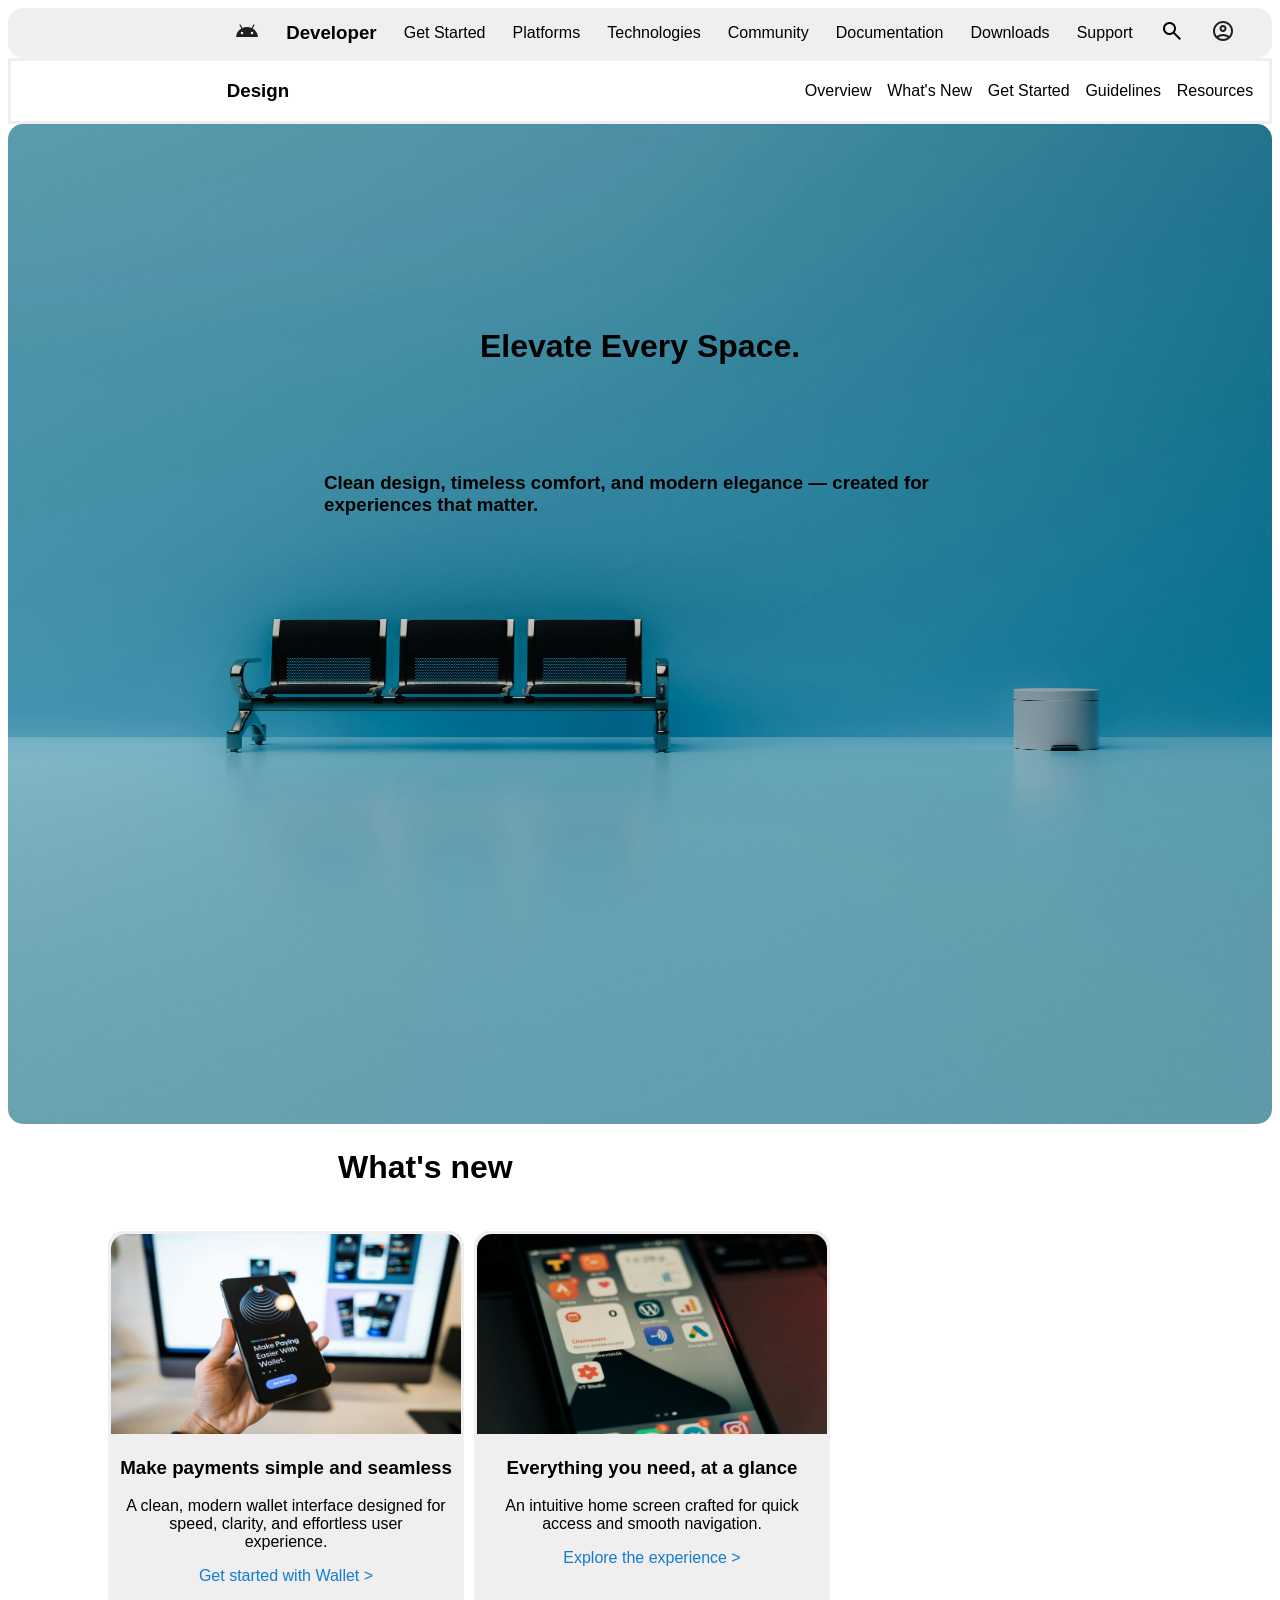
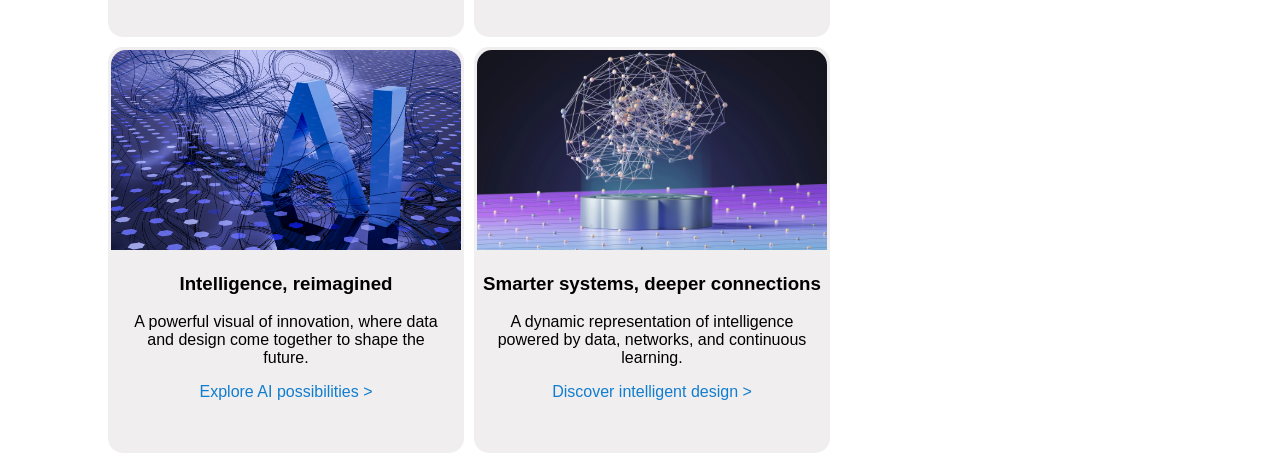
<file: index.html>
<!DOCTYPE html>
<html lang="en">
<head>
    <meta charset="UTF-8">
    <meta name="viewport" content="width=device-width, initial-scale=1.0">
    <title>website project</title>
    <link rel="stylesheet" href="https://fonts.googleapis.com/css2?family=Material+Symbols+Outlined:opsz,wght,FILL,GRAD@20..48,100..700,0..1,-50..200&icon_names=search&icon_names=account_circle" />
    <link rel="stylesheet" href="aditya_project.css">
</head>
<body>
    <div class="whole_content">
    <div id="outside">
        <div class="icon upper"><svg xmlns="http://www.w3.org/2000/svg" height="24px" viewBox="0 -960 960 960" width="24px" fill="#1f1f1f"><path d="M40-240q9-107 65.5-197T256-580l-74-128q-6-9-3-19t13-15q8-5 18-2t16 12l74 128q86-36 180-36t180 36l74-128q6-9 16-12t18 2q10 5 13 15t-3 19l-74 128q94 53 150.5 143T920-240H40Zm275.5-124.5Q330-379 330-400t-14.5-35.5Q301-450 280-450t-35.5 14.5Q230-421 230-400t14.5 35.5Q259-350 280-350t35.5-14.5Zm400 0Q730-379 730-400t-14.5-35.5Q701-450 680-450t-35.5 14.5Q630-421 630-400t14.5 35.5Q659-350 680-350t35.5-14.5Z"/></svg></div>
        <div class="upper dev"><h3>Developer</h3></div>
        <div class="upper icon">Get Started</div>
        <div class="upper icon">Platforms</div>
        <div class="upper icon">Technologies</div>
        <div class="upper icon">Community</div>
        <div class="upper icon">Documentation</div>
        <div class="upper icon">Downloads</div>
        <div class="upper icon">Support</div>
        <div class="upper"><span class="material-symbols-outlined">search</span></div>
        <input type="checkbox" id="check">
        <label for="check">
        <div class="upper profile"><svg xmlns="http://www.w3.org/2000/svg" height="24px" viewBox="0 -960 960 960" width="24px" fill="#1f1f1f"><path d="M234-276q51-39 114-61.5T480-360q69 0 132 22.5T726-276q35-41 54.5-93T800-480q0-133-93.5-226.5T480-800q-133 0-226.5 93.5T160-480q0 59 19.5 111t54.5 93Zm146.5-204.5Q340-521 340-580t40.5-99.5Q421-720 480-720t99.5 40.5Q620-639 620-580t-40.5 99.5Q539-440 480-440t-99.5-40.5ZM480-80q-83 0-156-31.5T197-197q-54-54-85.5-127T80-480q0-83 31.5-156T197-763q54-54 127-85.5T480-880q83 0 156 31.5T763-763q54 54 85.5 127T880-480q0 83-31.5 156T763-197q-54 54-127 85.5T480-80Zm100-95.5q47-15.5 86-44.5-39-29-86-44.5T480-280q-53 0-100 15.5T294-220q39 29 86 44.5T480-160q53 0 100-15.5ZM523-537q17-17 17-43t-17-43q-17-17-43-17t-43 17q-17 17-17 43t17 43q17 17 43 17t43-17Zm-43-43Zm0 360Z"/></svg></div></label>
               <div class="account">
                <div class="user">
                <div><svg xmlns="http://www.w3.org/2000/svg" height="24px" viewBox="0 -960 960 960" width="24px" fill="#1f1f1f"><path d="M234-276q51-39 114-61.5T480-360q69 0 132 22.5T726-276q35-41 54.5-93T800-480q0-133-93.5-226.5T480-800q-133 0-226.5 93.5T160-480q0 59 19.5 111t54.5 93Zm146.5-204.5Q340-521 340-580t40.5-99.5Q421-720 480-720t99.5 40.5Q620-639 620-580t-40.5 99.5Q539-440 480-440t-99.5-40.5ZM480-80q-83 0-156-31.5T197-197q-54-54-85.5-127T80-480q0-83 31.5-156T197-763q54-54 127-85.5T480-880q83 0 156 31.5T763-763q54 54 85.5 127T880-480q0 83-31.5 156T763-197q-54 54-127 85.5T480-80Zm100-95.5q47-15.5 86-44.5-39-29-86-44.5T480-280q-53 0-100 15.5T294-220q39 29 86 44.5T480-160q53 0 100-15.5ZM523-537q17-17 17-43t-17-43q-17-17-43-17t-43 17q-17 17-17 43t17 43q17 17 43 17t43-17Zm-43-43Zm0 360Z"/></svg></div>
                <div>Aditya</div>
                <label for="check">
                <div class="profile"><svg xmlns="http://www.w3.org/2000/svg" height="24px" viewBox="0 -960 960 960" width="24px" fill="#1f1f1f"><path d="m256-200-56-56 224-224-224-224 56-56 224 224 224-224 56 56-224 224 224 224-56 56-224-224-224 224Z"/></svg></div></label>
                </div>
                <div class="userid">@Aditya_2xxx</div>
                <div class="account_view">View your account</div>
                <hr>
                <div class="andriod page_account">
                <div class="andriod_logo"><svg xmlns="http://www.w3.org/2000/svg" height="24px" viewBox="0 -960 960 960" width="24px" fill="#1f1f1f"><path d="M40-240q9-107 65.5-197T256-580l-74-128q-6-9-3-19t13-15q8-5 18-2t16 12l74 128q86-36 180-36t180 36l74-128q6-9 16-12t18 2q10 5 13 15t-3 19l-74 128q94 53 150.5 143T920-240H40Zm275.5-124.5Q330-379 330-400t-14.5-35.5Q301-450 280-450t-35.5 14.5Q230-421 230-400t14.5 35.5Q259-350 280-350t35.5-14.5Zm400 0Q730-379 730-400t-14.5-35.5Q701-450 680-450t-35.5 14.5Q630-421 630-400t14.5 35.5Q659-350 680-350t35.5-14.5Z"/></svg></div>
                <div>Andriod</div>
                </div>
                <div class="switch page_account">
                <div><svg xmlns="http://www.w3.org/2000/svg" height="24px" viewBox="0 -960 960 960" width="24px" fill="#1f1f1f"><path d="M645-555q35-35 35-85t-35-85q-35-35-85-35t-85 35q-35 35-35 85t35 85q35 35 85 35t85-35ZM320-330q45-53 108-81.5T560-440q69 0 132 28.5T800-330v-470H320v470Zm0 90q-33 0-56.5-23.5T240-320v-480q0-33 23.5-56.5T320-880h480q33 0 56.5 23.5T880-800v480q0 33-23.5 56.5T800-240H320ZM160-80q-33 0-56.5-23.5T80-160v-560h80v560h560v80H160Zm371.5-531.5Q520-623 520-640t11.5-28.5Q543-680 560-680t28.5 11.5Q600-657 600-640t-11.5 28.5Q577-600 560-600t-28.5-11.5ZM428-320h264q-29-20-63-30t-69-10q-35 0-69 10t-63 30Zm132-245Z"/></svg></div>
                <div>Switch account</div>
                </div>
                <div class="sign page_account">
                <div><svg xmlns="http://www.w3.org/2000/svg" height="24px" viewBox="0 -960 960 960" width="24px" fill="#1f1f1f"><path d="M200-120q-33 0-56.5-23.5T120-200v-560q0-33 23.5-56.5T200-840h280v80H200v560h280v80H200Zm440-160-55-58 102-102H360v-80h327L585-622l55-58 200 200-200 200Z"/></svg></div>
                <div>Sign out</div>
                </div>
                <hr>
                <div class="setting page_account">
                <div><svg xmlns="http://www.w3.org/2000/svg" height="24px" viewBox="0 -960 960 960" width="24px" fill="#1f1f1f"><path d="m370-80-16-128q-13-5-24.5-12T307-235l-119 50L78-375l103-78q-1-7-1-13.5v-27q0-6.5 1-13.5L78-585l110-190 119 50q11-8 23-15t24-12l16-128h220l16 128q13 5 24.5 12t22.5 15l119-50 110 190-103 78q1 7 1 13.5v27q0 6.5-2 13.5l103 78-110 190-118-50q-11 8-23 15t-24 12L590-80H370Zm70-80h79l14-106q31-8 57.5-23.5T639-327l99 41 39-68-86-65q5-14 7-29.5t2-31.5q0-16-2-31.5t-7-29.5l86-65-39-68-99 42q-22-23-48.5-38.5T533-694l-13-106h-79l-14 106q-31 8-57.5 23.5T321-633l-99-41-39 68 86 64q-5 15-7 30t-2 32q0 16 2 31t7 30l-86 65 39 68 99-42q22 23 48.5 38.5T427-266l13 106Zm42-180q58 0 99-41t41-99q0-58-41-99t-99-41q-59 0-99.5 41T342-480q0 58 40.5 99t99.5 41Zm-2-140Z"/></svg></div>
                <div>Setting</div>
                </div>
                <div class="appearance page_account">
                <div><svg xmlns="http://www.w3.org/2000/svg" height="24px" viewBox="0 -960 960 960" width="24px" fill="#1f1f1f"><path d="M440-760v-160h80v160h-80Zm266 110-56-56 113-114 56 57-113 113Zm54 210v-80h160v80H760Zm3 299L650-254l56-56 114 112-57 57ZM254-650 141-763l57-57 112 114-56 56Zm-14 450h180q25 0 42.5-17.5T480-260q0-25-17-42.5T421-320h-51l-20-48q-14-33-44-52.5T240-440q-50 0-85 35t-35 85q0 50 35 85t85 35Zm0 80q-83 0-141.5-58.5T40-320q0-83 58.5-141.5T240-520q60 0 109.5 32.5T423-400q58 0 97.5 43T560-254q-2 57-42.5 95.5T420-120H240Zm320-134q-5-20-10-39t-10-39q45-19 72.5-59t27.5-89q0-66-47-113t-113-47q-60 0-105 39t-53 99q-20-5-41-9t-41-9q14-88 82.5-144T480-720q100 0 170 70t70 170q0 77-44 138.5T560-254Zm-79-226Z"/></svg></div>
                <div>Appearance (Light / Dark)</div>
                </div>
                <div class="language page_account">
                <div><svg xmlns="http://www.w3.org/2000/svg" height="24px" viewBox="0 -960 960 960" width="24px" fill="#1f1f1f"><path d="M325-111.5q-73-31.5-127.5-86t-86-127.5Q80-398 80-480.5t31.5-155q31.5-72.5 86-127t127.5-86Q398-880 480.5-880t155 31.5q72.5 31.5 127 86t86 127Q880-563 880-480.5T848.5-325q-31.5 73-86 127.5t-127 86Q563-80 480.5-80T325-111.5ZM480-162q26-36 45-75t31-83H404q12 44 31 83t45 75Zm-104-16q-18-33-31.5-68.5T322-320H204q29 50 72.5 87t99.5 55Zm208 0q56-18 99.5-55t72.5-87H638q-9 38-22.5 73.5T584-178ZM170-400h136q-3-20-4.5-39.5T300-480q0-21 1.5-40.5T306-560H170q-5 20-7.5 39.5T160-480q0 21 2.5 40.5T170-400Zm216 0h188q3-20 4.5-39.5T580-480q0-21-1.5-40.5T574-560H386q-3 20-4.5 39.5T380-480q0 21 1.5 40.5T386-400Zm268 0h136q5-20 7.5-39.5T800-480q0-21-2.5-40.5T790-560H654q3 20 4.5 39.5T660-480q0 21-1.5 40.5T654-400Zm-16-240h118q-29-50-72.5-87T584-782q18 33 31.5 68.5T638-640Zm-234 0h152q-12-44-31-83t-45-75q-26 36-45 75t-31 83Zm-200 0h118q9-38 22.5-73.5T376-782q-56 18-99.5 55T204-640Z"/></svg></div>
                <div>Language</div>
                </div>
                <hr>
                <div class="device page_account">
                <div><svg xmlns="http://www.w3.org/2000/svg" height="24px" viewBox="0 -960 960 960" width="24px" fill="#1f1f1f"><path d="M200-520v-40q0-72 32.5-131.5T320-789l-75-75 35-36 85 85q26-12 55.5-18.5T480-840q30 0 59.5 6.5T595-815l85-85 35 36-75 75q55 38 87.5 97.5T760-560v40H200Zm428.5-91.5Q640-623 640-640t-11.5-28.5Q617-680 600-680t-28.5 11.5Q560-657 560-640t11.5 28.5Q583-600 600-600t28.5-11.5Zm-240 0Q400-623 400-640t-11.5-28.5Q377-680 360-680t-28.5 11.5Q320-657 320-640t11.5 28.5Q343-600 360-600t28.5-11.5Zm-107 490Q200-203 200-320v-160h560v160q0 117-81.5 198.5T480-40q-117 0-198.5-81.5Z"/></svg></div>
                <div>My device</div>
                </div>
                <div class="cloud page_account">
                <div><svg xmlns="http://www.w3.org/2000/svg" height="24px" viewBox="0 -960 960 960" width="24px" fill="#1f1f1f"><path d="M260-160q-91 0-155.5-63T40-377q0-78 47-139t123-78q25-92 100-149t170-57q117 0 198.5 81.5T760-520q69 8 114.5 59.5T920-340q0 75-52.5 127.5T740-160H260Zm0-80h480q42 0 71-29t29-71q0-42-29-71t-71-29h-60v-80q0-83-58.5-141.5T480-720q-83 0-141.5 58.5T280-520h-20q-58 0-99 41t-41 99q0 58 41 99t99 41Zm220-240Z"/></svg></div>
                <div>icloud</div>
                </div>
                <div class="sync page_account">
                <div><svg xmlns="http://www.w3.org/2000/svg" height="24px" viewBox="0 -960 960 960" width="24px" fill="#1f1f1f"><path d="M160-160v-80h110l-16-14q-52-46-73-105t-21-119q0-111 66.5-197.5T400-790v84q-72 26-116 88.5T240-478q0 45 17 87.5t53 78.5l10 10v-98h80v240H160Zm400-10v-84q72-26 116-88.5T720-482q0-45-17-87.5T650-648l-10-10v98h-80v-240h240v80H690l16 14q49 49 71.5 106.5T800-482q0 111-66.5 197.5T560-170Z"/></svg></div>
                <div>Sync & Backup</div>
                </div>
                <div class="cart page_account">
                <div><svg xmlns="http://www.w3.org/2000/svg" height="24px" viewBox="0 -960 960 960" width="24px" fill="#1f1f1f"><path d="M440-600v-120H320v-80h120v-120h80v120h120v80H520v120h-80ZM223.5-103.5Q200-127 200-160t23.5-56.5Q247-240 280-240t56.5 23.5Q360-193 360-160t-23.5 56.5Q313-80 280-80t-56.5-23.5Zm400 0Q600-127 600-160t23.5-56.5Q647-240 680-240t56.5 23.5Q760-193 760-160t-23.5 56.5Q713-80 680-80t-56.5-23.5ZM40-800v-80h131l170 360h280l156-280h91L692-482q-11 20-29.5 31T622-440H324l-44 80h480v80H280q-45 0-68.5-39t-1.5-79l54-98-144-304H40Z"/></svg></div>
                <div>Add Shopping Cart</div>
                </div>
                <div class="accessibility page_account">
                <div><svg xmlns="http://www.w3.org/2000/svg" height="24px" viewBox="0 -960 960 960" width="24px" fill="#1f1f1f"><path d="M423.5-743.5Q400-767 400-800t23.5-56.5Q447-880 480-880t56.5 23.5Q560-833 560-800t-23.5 56.5Q513-720 480-720t-56.5-23.5ZM360-80v-520q-60-5-122-15t-118-25l20-80q78 21 166 30.5t174 9.5q86 0 174-9.5T820-720l20 80q-56 15-118 25t-122 15v520h-80v-240h-80v240h-80Z"/></svg></div>
                <div>Accessibility</div>
                </div>
                <div class="contact page_account">
                <div><svg xmlns="http://www.w3.org/2000/svg" height="24px" viewBox="0 -960 960 960" width="24px" fill="#1f1f1f"><path d="m480-80-10-120h-10q-142 0-241-99t-99-241q0-142 99-241t241-99q71 0 132.5 26.5t108 73q46.5 46.5 73 108T800-540q0 75-24.5 144t-67 128q-42.5 59-101 107T480-80Zm80-146q71-60 115.5-140.5T720-540q0-109-75.5-184.5T460-800q-109 0-184.5 75.5T200-540q0 109 75.5 184.5T460-280h100v54Zm-72-107q12-12 12-29t-12-29q-12-12-29-12t-29 12q-12 12-12 29t12 29q12 12 29 12t29-12Zm-58-115h60q0-30 6-42t38-44q18-18 30-39t12-45q0-51-34.5-76.5T460-720q-44 0-74 24.5T344-636l56 22q5-17 19-33.5t41-16.5q27 0 40.5 15t13.5 33q0 17-10 30.5T480-558q-35 30-42.5 47.5T430-448Zm30-65Z"/></svg></div>
                <div>Contact Support</div>
                </div>
               </div>
    </div>
    <div id="outside_first">
        <div class="lower design"><h3 class="heading1">Design</h3></div>
        <div class="lower lower2">Overview</div>
        <div class="lower lower2">What's New</div>
        <div class="lower lower2">Get Started</div>
        <div class="lower lower2">Guidelines</div>
        <div class="lower lower2">Resources</div>
    </div>
    <div id="first_page">
        <img src="ak7.jpg" alt="features image" height="1000px" class="iimag">
        <h1 class="main_page main_page1">Elevate Every Space.</h1>
        <h3 class="main_page main_page2">Clean design, timeless comfort, and modern elegance — created for experiences that matter.</h3>
    </div>
    <div><h1 class="outside_sec">What's new</h1></div>
    <div id="outside_third">
        <div class="card1 card">
            <img class="card_image" src="ak6.jpg" alt="featuresimage" height="200px" width="350px">
            <h3  class="card_head">Make payments simple and seamless</h3>
            <p class="card_detail">A clean, modern wallet interface designed for speed, clarity, and effortless user experience.</p>
            <p class="card_going">Get started with Wallet ></p>
        </div>
        <div class="card2 card">
            <img class="card_image" src="ak5.jpg" alt="featuresimage" height="200px" width="350px">
            <h3  class="card_head">Everything you need, at a glance</h3>
            <p class="card_detail">An intuitive home screen crafted for quick access and smooth navigation.</p>
            <p class="card_going">Explore the experience ></p>
        </div>
        <div class="card3 card">
            <img class="card_image" src="ak11.jpg" alt="featuresimage" height="200px" width="350px">
            <h3 class="card_head">Intelligence, reimagined</h3>
            <p class="card_detail">A powerful visual of innovation, where data and design come together to shape the future.</p>
            <p class="card_going">Explore AI possibilities ></p>
        </div>
        <div class="card4 card">
            <img class="card_image" src="ak9.jpg" alt="featuresimage" height="200px" width="350px">
            <h3 class="card_head">Smarter systems, deeper connections</h3>
            <p class="card_detail">A dynamic representation of intelligence powered by data, networks, and continuous learning.</p>
            <p class="card_going">Discover intelligent design ></p>
        </div>
    </div>
</body>
</html>
</file>
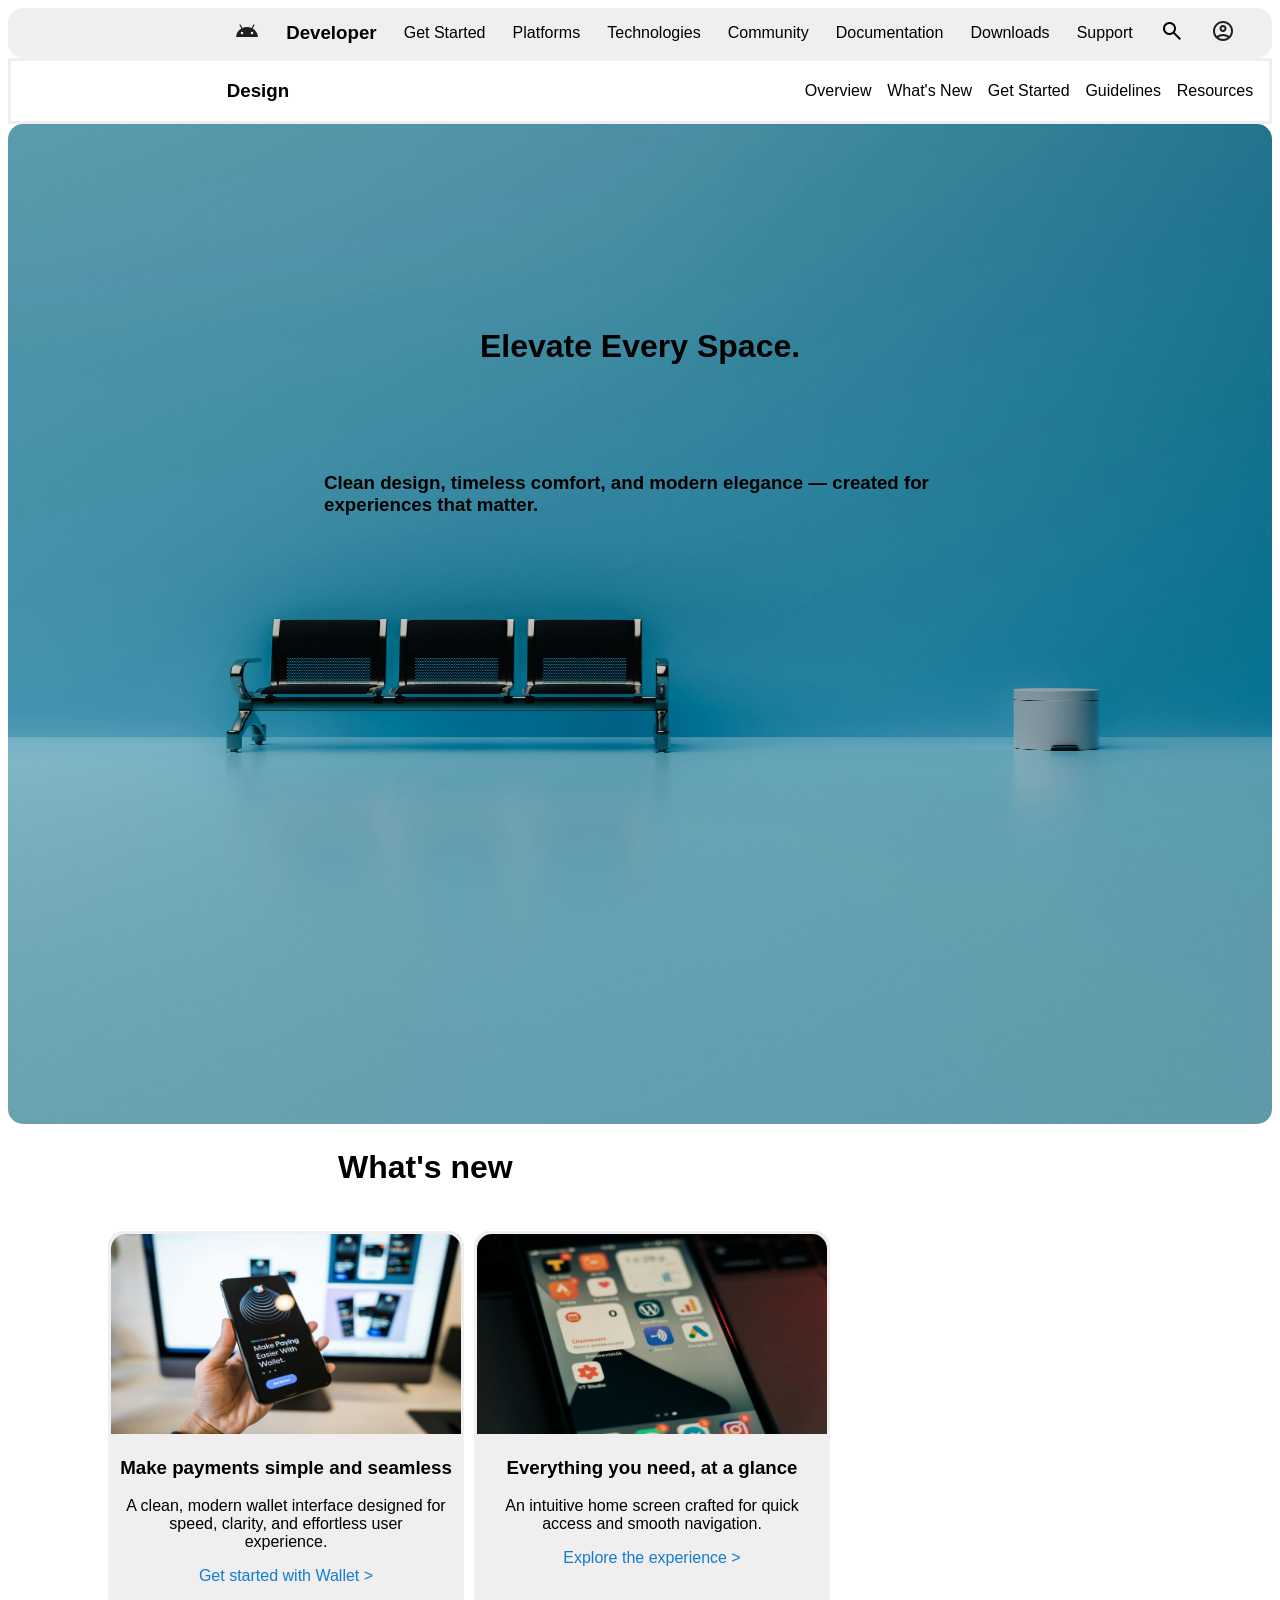
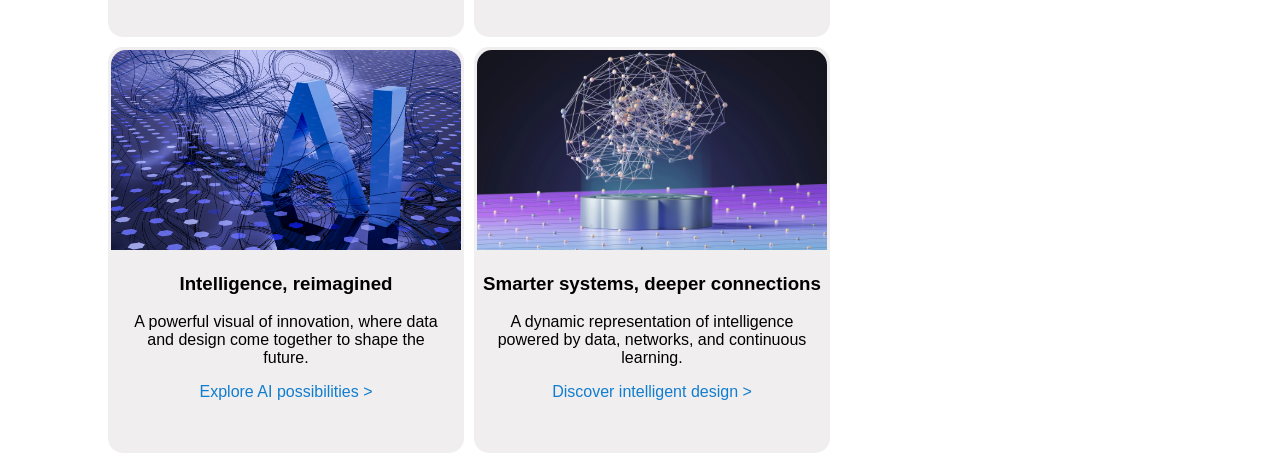
<file: aditya_project.html>
<!DOCTYPE html>
<html lang="en">
<head>
    <meta charset="UTF-8">
    <meta name="viewport" content="width=device-width, initial-scale=1.0">
    <title>website project</title>
    <link rel="stylesheet" href="https://fonts.googleapis.com/css2?family=Material+Symbols+Outlined:opsz,wght,FILL,GRAD@20..48,100..700,0..1,-50..200&icon_names=search&icon_names=account_circle" />
    <link rel="stylesheet" href="aditya_project.css">
</head>
<body>
    <div class="whole_content">
    <div id="outside">
        <div class="icon upper"><svg xmlns="http://www.w3.org/2000/svg" height="24px" viewBox="0 -960 960 960" width="24px" fill="#1f1f1f"><path d="M40-240q9-107 65.5-197T256-580l-74-128q-6-9-3-19t13-15q8-5 18-2t16 12l74 128q86-36 180-36t180 36l74-128q6-9 16-12t18 2q10 5 13 15t-3 19l-74 128q94 53 150.5 143T920-240H40Zm275.5-124.5Q330-379 330-400t-14.5-35.5Q301-450 280-450t-35.5 14.5Q230-421 230-400t14.5 35.5Q259-350 280-350t35.5-14.5Zm400 0Q730-379 730-400t-14.5-35.5Q701-450 680-450t-35.5 14.5Q630-421 630-400t14.5 35.5Q659-350 680-350t35.5-14.5Z"/></svg></div>
        <div class="upper dev"><h3>Developer</h3></div>
        <div class="upper icon">Get Started</div>
        <div class="upper icon">Platforms</div>
        <div class="upper icon">Technologies</div>
        <div class="upper icon">Community</div>
        <div class="upper icon">Documentation</div>
        <div class="upper icon">Downloads</div>
        <div class="upper icon">Support</div>
        <div class="upper"><span class="material-symbols-outlined">search</span></div>
        <input type="checkbox" id="check">
        <label for="check">
        <div class="upper profile"><svg xmlns="http://www.w3.org/2000/svg" height="24px" viewBox="0 -960 960 960" width="24px" fill="#1f1f1f"><path d="M234-276q51-39 114-61.5T480-360q69 0 132 22.5T726-276q35-41 54.5-93T800-480q0-133-93.5-226.5T480-800q-133 0-226.5 93.5T160-480q0 59 19.5 111t54.5 93Zm146.5-204.5Q340-521 340-580t40.5-99.5Q421-720 480-720t99.5 40.5Q620-639 620-580t-40.5 99.5Q539-440 480-440t-99.5-40.5ZM480-80q-83 0-156-31.5T197-197q-54-54-85.5-127T80-480q0-83 31.5-156T197-763q54-54 127-85.5T480-880q83 0 156 31.5T763-763q54 54 85.5 127T880-480q0 83-31.5 156T763-197q-54 54-127 85.5T480-80Zm100-95.5q47-15.5 86-44.5-39-29-86-44.5T480-280q-53 0-100 15.5T294-220q39 29 86 44.5T480-160q53 0 100-15.5ZM523-537q17-17 17-43t-17-43q-17-17-43-17t-43 17q-17 17-17 43t17 43q17 17 43 17t43-17Zm-43-43Zm0 360Z"/></svg></div></label>
               <div class="account">
                <div class="user">
                <div><svg xmlns="http://www.w3.org/2000/svg" height="24px" viewBox="0 -960 960 960" width="24px" fill="#1f1f1f"><path d="M234-276q51-39 114-61.5T480-360q69 0 132 22.5T726-276q35-41 54.5-93T800-480q0-133-93.5-226.5T480-800q-133 0-226.5 93.5T160-480q0 59 19.5 111t54.5 93Zm146.5-204.5Q340-521 340-580t40.5-99.5Q421-720 480-720t99.5 40.5Q620-639 620-580t-40.5 99.5Q539-440 480-440t-99.5-40.5ZM480-80q-83 0-156-31.5T197-197q-54-54-85.5-127T80-480q0-83 31.5-156T197-763q54-54 127-85.5T480-880q83 0 156 31.5T763-763q54 54 85.5 127T880-480q0 83-31.5 156T763-197q-54 54-127 85.5T480-80Zm100-95.5q47-15.5 86-44.5-39-29-86-44.5T480-280q-53 0-100 15.5T294-220q39 29 86 44.5T480-160q53 0 100-15.5ZM523-537q17-17 17-43t-17-43q-17-17-43-17t-43 17q-17 17-17 43t17 43q17 17 43 17t43-17Zm-43-43Zm0 360Z"/></svg></div>
                <div>Aditya</div>
                <label for="check">
                <div class="profile"><svg xmlns="http://www.w3.org/2000/svg" height="24px" viewBox="0 -960 960 960" width="24px" fill="#1f1f1f"><path d="m256-200-56-56 224-224-224-224 56-56 224 224 224-224 56 56-224 224 224 224-56 56-224-224-224 224Z"/></svg></div></label>
                </div>
                <div class="userid">@Aditya_2xxx</div>
                <div class="account_view">View your account</div>
                <hr>
                <div class="andriod page_account">
                <div class="andriod_logo"><svg xmlns="http://www.w3.org/2000/svg" height="24px" viewBox="0 -960 960 960" width="24px" fill="#1f1f1f"><path d="M40-240q9-107 65.5-197T256-580l-74-128q-6-9-3-19t13-15q8-5 18-2t16 12l74 128q86-36 180-36t180 36l74-128q6-9 16-12t18 2q10 5 13 15t-3 19l-74 128q94 53 150.5 143T920-240H40Zm275.5-124.5Q330-379 330-400t-14.5-35.5Q301-450 280-450t-35.5 14.5Q230-421 230-400t14.5 35.5Q259-350 280-350t35.5-14.5Zm400 0Q730-379 730-400t-14.5-35.5Q701-450 680-450t-35.5 14.5Q630-421 630-400t14.5 35.5Q659-350 680-350t35.5-14.5Z"/></svg></div>
                <div>Andriod</div>
                </div>
                <div class="switch page_account">
                <div><svg xmlns="http://www.w3.org/2000/svg" height="24px" viewBox="0 -960 960 960" width="24px" fill="#1f1f1f"><path d="M645-555q35-35 35-85t-35-85q-35-35-85-35t-85 35q-35 35-35 85t35 85q35 35 85 35t85-35ZM320-330q45-53 108-81.5T560-440q69 0 132 28.5T800-330v-470H320v470Zm0 90q-33 0-56.5-23.5T240-320v-480q0-33 23.5-56.5T320-880h480q33 0 56.5 23.5T880-800v480q0 33-23.5 56.5T800-240H320ZM160-80q-33 0-56.5-23.5T80-160v-560h80v560h560v80H160Zm371.5-531.5Q520-623 520-640t11.5-28.5Q543-680 560-680t28.5 11.5Q600-657 600-640t-11.5 28.5Q577-600 560-600t-28.5-11.5ZM428-320h264q-29-20-63-30t-69-10q-35 0-69 10t-63 30Zm132-245Z"/></svg></div>
                <div>Switch account</div>
                </div>
                <div class="sign page_account">
                <div><svg xmlns="http://www.w3.org/2000/svg" height="24px" viewBox="0 -960 960 960" width="24px" fill="#1f1f1f"><path d="M200-120q-33 0-56.5-23.5T120-200v-560q0-33 23.5-56.5T200-840h280v80H200v560h280v80H200Zm440-160-55-58 102-102H360v-80h327L585-622l55-58 200 200-200 200Z"/></svg></div>
                <div>Sign out</div>
                </div>
                <hr>
                <div class="setting page_account">
                <div><svg xmlns="http://www.w3.org/2000/svg" height="24px" viewBox="0 -960 960 960" width="24px" fill="#1f1f1f"><path d="m370-80-16-128q-13-5-24.5-12T307-235l-119 50L78-375l103-78q-1-7-1-13.5v-27q0-6.5 1-13.5L78-585l110-190 119 50q11-8 23-15t24-12l16-128h220l16 128q13 5 24.5 12t22.5 15l119-50 110 190-103 78q1 7 1 13.5v27q0 6.5-2 13.5l103 78-110 190-118-50q-11 8-23 15t-24 12L590-80H370Zm70-80h79l14-106q31-8 57.5-23.5T639-327l99 41 39-68-86-65q5-14 7-29.5t2-31.5q0-16-2-31.5t-7-29.5l86-65-39-68-99 42q-22-23-48.5-38.5T533-694l-13-106h-79l-14 106q-31 8-57.5 23.5T321-633l-99-41-39 68 86 64q-5 15-7 30t-2 32q0 16 2 31t7 30l-86 65 39 68 99-42q22 23 48.5 38.5T427-266l13 106Zm42-180q58 0 99-41t41-99q0-58-41-99t-99-41q-59 0-99.5 41T342-480q0 58 40.5 99t99.5 41Zm-2-140Z"/></svg></div>
                <div>Setting</div>
                </div>
                <div class="appearance page_account">
                <div><svg xmlns="http://www.w3.org/2000/svg" height="24px" viewBox="0 -960 960 960" width="24px" fill="#1f1f1f"><path d="M440-760v-160h80v160h-80Zm266 110-56-56 113-114 56 57-113 113Zm54 210v-80h160v80H760Zm3 299L650-254l56-56 114 112-57 57ZM254-650 141-763l57-57 112 114-56 56Zm-14 450h180q25 0 42.5-17.5T480-260q0-25-17-42.5T421-320h-51l-20-48q-14-33-44-52.5T240-440q-50 0-85 35t-35 85q0 50 35 85t85 35Zm0 80q-83 0-141.5-58.5T40-320q0-83 58.5-141.5T240-520q60 0 109.5 32.5T423-400q58 0 97.5 43T560-254q-2 57-42.5 95.5T420-120H240Zm320-134q-5-20-10-39t-10-39q45-19 72.5-59t27.5-89q0-66-47-113t-113-47q-60 0-105 39t-53 99q-20-5-41-9t-41-9q14-88 82.5-144T480-720q100 0 170 70t70 170q0 77-44 138.5T560-254Zm-79-226Z"/></svg></div>
                <div>Appearance (Light / Dark)</div>
                </div>
                <div class="language page_account">
                <div><svg xmlns="http://www.w3.org/2000/svg" height="24px" viewBox="0 -960 960 960" width="24px" fill="#1f1f1f"><path d="M325-111.5q-73-31.5-127.5-86t-86-127.5Q80-398 80-480.5t31.5-155q31.5-72.5 86-127t127.5-86Q398-880 480.5-880t155 31.5q72.5 31.5 127 86t86 127Q880-563 880-480.5T848.5-325q-31.5 73-86 127.5t-127 86Q563-80 480.5-80T325-111.5ZM480-162q26-36 45-75t31-83H404q12 44 31 83t45 75Zm-104-16q-18-33-31.5-68.5T322-320H204q29 50 72.5 87t99.5 55Zm208 0q56-18 99.5-55t72.5-87H638q-9 38-22.5 73.5T584-178ZM170-400h136q-3-20-4.5-39.5T300-480q0-21 1.5-40.5T306-560H170q-5 20-7.5 39.5T160-480q0 21 2.5 40.5T170-400Zm216 0h188q3-20 4.5-39.5T580-480q0-21-1.5-40.5T574-560H386q-3 20-4.5 39.5T380-480q0 21 1.5 40.5T386-400Zm268 0h136q5-20 7.5-39.5T800-480q0-21-2.5-40.5T790-560H654q3 20 4.5 39.5T660-480q0 21-1.5 40.5T654-400Zm-16-240h118q-29-50-72.5-87T584-782q18 33 31.5 68.5T638-640Zm-234 0h152q-12-44-31-83t-45-75q-26 36-45 75t-31 83Zm-200 0h118q9-38 22.5-73.5T376-782q-56 18-99.5 55T204-640Z"/></svg></div>
                <div>Language</div>
                </div>
                <hr>
                <div class="device page_account">
                <div><svg xmlns="http://www.w3.org/2000/svg" height="24px" viewBox="0 -960 960 960" width="24px" fill="#1f1f1f"><path d="M200-520v-40q0-72 32.5-131.5T320-789l-75-75 35-36 85 85q26-12 55.5-18.5T480-840q30 0 59.5 6.5T595-815l85-85 35 36-75 75q55 38 87.5 97.5T760-560v40H200Zm428.5-91.5Q640-623 640-640t-11.5-28.5Q617-680 600-680t-28.5 11.5Q560-657 560-640t11.5 28.5Q583-600 600-600t28.5-11.5Zm-240 0Q400-623 400-640t-11.5-28.5Q377-680 360-680t-28.5 11.5Q320-657 320-640t11.5 28.5Q343-600 360-600t28.5-11.5Zm-107 490Q200-203 200-320v-160h560v160q0 117-81.5 198.5T480-40q-117 0-198.5-81.5Z"/></svg></div>
                <div>My device</div>
                </div>
                <div class="cloud page_account">
                <div><svg xmlns="http://www.w3.org/2000/svg" height="24px" viewBox="0 -960 960 960" width="24px" fill="#1f1f1f"><path d="M260-160q-91 0-155.5-63T40-377q0-78 47-139t123-78q25-92 100-149t170-57q117 0 198.5 81.5T760-520q69 8 114.5 59.5T920-340q0 75-52.5 127.5T740-160H260Zm0-80h480q42 0 71-29t29-71q0-42-29-71t-71-29h-60v-80q0-83-58.5-141.5T480-720q-83 0-141.5 58.5T280-520h-20q-58 0-99 41t-41 99q0 58 41 99t99 41Zm220-240Z"/></svg></div>
                <div>icloud</div>
                </div>
                <div class="sync page_account">
                <div><svg xmlns="http://www.w3.org/2000/svg" height="24px" viewBox="0 -960 960 960" width="24px" fill="#1f1f1f"><path d="M160-160v-80h110l-16-14q-52-46-73-105t-21-119q0-111 66.5-197.5T400-790v84q-72 26-116 88.5T240-478q0 45 17 87.5t53 78.5l10 10v-98h80v240H160Zm400-10v-84q72-26 116-88.5T720-482q0-45-17-87.5T650-648l-10-10v98h-80v-240h240v80H690l16 14q49 49 71.5 106.5T800-482q0 111-66.5 197.5T560-170Z"/></svg></div>
                <div>Sync & Backup</div>
                </div>
                <div class="cart page_account">
                <div><svg xmlns="http://www.w3.org/2000/svg" height="24px" viewBox="0 -960 960 960" width="24px" fill="#1f1f1f"><path d="M440-600v-120H320v-80h120v-120h80v120h120v80H520v120h-80ZM223.5-103.5Q200-127 200-160t23.5-56.5Q247-240 280-240t56.5 23.5Q360-193 360-160t-23.5 56.5Q313-80 280-80t-56.5-23.5Zm400 0Q600-127 600-160t23.5-56.5Q647-240 680-240t56.5 23.5Q760-193 760-160t-23.5 56.5Q713-80 680-80t-56.5-23.5ZM40-800v-80h131l170 360h280l156-280h91L692-482q-11 20-29.5 31T622-440H324l-44 80h480v80H280q-45 0-68.5-39t-1.5-79l54-98-144-304H40Z"/></svg></div>
                <div>Add Shopping Cart</div>
                </div>
                <div class="accessibility page_account">
                <div><svg xmlns="http://www.w3.org/2000/svg" height="24px" viewBox="0 -960 960 960" width="24px" fill="#1f1f1f"><path d="M423.5-743.5Q400-767 400-800t23.5-56.5Q447-880 480-880t56.5 23.5Q560-833 560-800t-23.5 56.5Q513-720 480-720t-56.5-23.5ZM360-80v-520q-60-5-122-15t-118-25l20-80q78 21 166 30.5t174 9.5q86 0 174-9.5T820-720l20 80q-56 15-118 25t-122 15v520h-80v-240h-80v240h-80Z"/></svg></div>
                <div>Accessibility</div>
                </div>
                <div class="contact page_account">
                <div><svg xmlns="http://www.w3.org/2000/svg" height="24px" viewBox="0 -960 960 960" width="24px" fill="#1f1f1f"><path d="m480-80-10-120h-10q-142 0-241-99t-99-241q0-142 99-241t241-99q71 0 132.5 26.5t108 73q46.5 46.5 73 108T800-540q0 75-24.5 144t-67 128q-42.5 59-101 107T480-80Zm80-146q71-60 115.5-140.5T720-540q0-109-75.5-184.5T460-800q-109 0-184.5 75.5T200-540q0 109 75.5 184.5T460-280h100v54Zm-72-107q12-12 12-29t-12-29q-12-12-29-12t-29 12q-12 12-12 29t12 29q12 12 29 12t29-12Zm-58-115h60q0-30 6-42t38-44q18-18 30-39t12-45q0-51-34.5-76.5T460-720q-44 0-74 24.5T344-636l56 22q5-17 19-33.5t41-16.5q27 0 40.5 15t13.5 33q0 17-10 30.5T480-558q-35 30-42.5 47.5T430-448Zm30-65Z"/></svg></div>
                <div>Contact Support</div>
                </div>
               </div>
    </div>
    <div id="outside_first">
        <div class="lower design"><h3 class="heading1">Design</h3></div>
        <div class="lower lower2">Overview</div>
        <div class="lower lower2">What's New</div>
        <div class="lower lower2">Get Started</div>
        <div class="lower lower2">Guidelines</div>
        <div class="lower lower2">Resources</div>
    </div>
    <div id="first_page">
        <img src="ak7.jpg" alt="features image" height="1000px" width="1500px" class="iimag">
        <h1 class="main_page main_page1">Elevate Every Space.</h1>
        <h3 class="main_page main_page2">Clean design, timeless comfort, and modern elegance — created for experiences that matter.</h3>
    </div>
    <div><h1 class="outside_sec">What's new</h1></div>
    <div id="outside_third">
        <div class="card1 card">
            <img class="card_image" src="ak6.jpg" alt="featuresimage" height="200px" width="350px">
            <h3  class="card_head">Make payments simple and seamless</h3>
            <p class="card_detail">A clean, modern wallet interface designed for speed, clarity, and effortless user experience.</p>
            <p class="card_going">Get started with Wallet ></p>
        </div>
        <div class="card2 card">
            <img class="card_image" src="ak5.jpg" alt="featuresimage" height="200px" width="350px">
            <h3  class="card_head">Everything you need, at a glance</h3>
            <p class="card_detail">An intuitive home screen crafted for quick access and smooth navigation.</p>
            <p class="card_going">Explore the experience ></p>
        </div>
        <div class="card3 card">
            <img class="card_image" src="ak11.jpg" alt="featuresimage" height="200px" width="350px">
            <h3 class="card_head">Intelligence, reimagined</h3>
            <p class="card_detail">A powerful visual of innovation, where data and design come together to shape the future.</p>
            <p class="card_going">Explore AI possibilities ></p>
        </div>
        <div class="card4 card">
            <img class="card_image" src="ak9.jpg" alt="featuresimage" height="200px" width="350px">
            <h3 class="card_head">Smarter systems, deeper connections</h3>
            <p class="card_detail">A dynamic representation of intelligence powered by data, networks, and continuous learning.</p>
            <p class="card_going">Discover intelligent design ></p>
        </div>
    </div>
</body>
</html>
</file>
<file: aditya_project.css>
*{
    font-family: Arial, Helvetica, sans-serif;
}
#outside{
    display: flex;
    justify-content: space-evenly;
    align-items: center;
    background-color: rgb(240, 238, 238);
    padding: 0px 10px 0px 200px;
    border-radius: 15px;
    height: 50px;
    cursor: pointer;
}
#check{
    display: none;
}
.profile{
    cursor: pointer;
}
#outside_first{
    display: flex;
    justify-content: space-evenly;
    align-items: center;
    border: 3px solid rgb(240, 238, 238);
    height: 60px;
    padding-left: 200px;
    cursor: pointer;
}
.iimag{
    border-radius: 15px;
    width: 100%;
}
#first_page{
    position: relative;
}
.heading1{
    padding-right: 500px;
}
.outside_sec{
    font-family:'Lucida Sans', 'Lucida Sans Regular', 'Lucida Grande', 'Lucida Sans Unicode', Geneva, Verdana, sans-serif ;
    height: 60px; 
    padding-left: 330px;
}
#outside_third{
    padding-left: 380px;
    padding-right: 380px;
    display: flex;
    flex-wrap: wrap;
    justify-items: center
}
.card{
    border: 3px solid rgb(240, 238, 238);
    background-color: rgb(240, 238, 238);
    border-radius: 15px;
    height: 400px;
    width: 350px;
    transition: 0.7s ease-in;
}
.card1{
    margin-right: 5px;
    margin-bottom: 5px;
}
.card2{
    margin: 0px 10px 10px 0px;
    margin-left: 5px;
    margin-bottom: 5px;
}.card3{
    margin-right: 5px;
    margin-top: 5px;
}.card4{
    margin-left: 5px;
    margin-top: 5px;
}
.card_image{
    border-radius: 15px 15px 0px 0px;
}
.card_head{
    text-align: center;
}
.card_detail{
    text-align: center;
    padding-right: 15px;
    padding-left: 15px;
}
.card_going{
    text-align: center;
    color: rgb(17, 125, 208);
    font-weight:500;
    cursor:pointer;
    transition: 1s ease-in;
}
.upper{
    transition: 0.2s ease-in;
}
.lower{
    transition: 0.2s ease-in;
}
.main_page1{
    cursor: crosshair;
    transition: 0.2s ease-in;
    position: absolute;
    top: 20%;
    left: 50%;
    transform: translate(-50%, -50%);
}
.main_page2{
    cursor: crosshair;
    transition: 0.2s ease-in;
    position: absolute;
    top: 35%;
    left: 50%;
    transform: translate(-50%, -50%);
}
.card:hover{
    box-shadow: 0px 10px 20px black;  
}
.card_going:hover{
    zoom: 105%;
}
.upper:hover{
    text-decoration: underline; 
}
.lower:hover{
    font-size: 17px;
    text-decoration: underline;
}
.design:hover{
    text-decoration: none;
}
.account{
    height: 580px;
    width: 300px;
    background-color: white;
    border-radius: 5px;
    z-index: 2;
    position:fixed;
    top: 70px;
    right: -500px;
    transition: 0.7s ease-in;
}
#check:checked ~ .account{
    position: fixed;
    right :2px;
}
.user{
    display:flex;
    justify-content: space-between
    
}
.user_icon{
    position: absolute;
    left: 50px;
}
.userid{
    text-align: center;
}
.account_view{
    text-align: center;
    color: rgb(17, 125, 208);
}
.page_account{
    display: flex;
    padding-bottom: 10px;
}
.account_view:hover{
    text-decoration: underline;
}
.page_account:hover{
    text-decoration: underline;
}
@media(max-width:1090px){
    #outside{
        padding: 0px 0px 0px 0px;
    }
}
@media(max-width:800px){
    .icon{
        display:none;
    }
}
@media(max-width:1200px){
    .heading1{
    padding-right: 300px;
}
}
@media(max-width:1060px){
    .heading1{
    padding-right: 30px;
}
}
@media(max-width:850px){
    #outside_first{
        padding-left: 0px;
    }
}
@media(max-width:850px){
    .lower2{
        display: none;
    }
}
@media(max-width:820px){
    .outside_sec{
    padding-left: 50px;
}
}
@media(max-width:1300px){
    #outside_third{
    padding-left: 100px;
    padding-right: 100px;
    }
}
@media(max-width:965px){
    #outside_third{
    padding-left: 20px;
    padding-right: 20px;
    }
}
</file>
